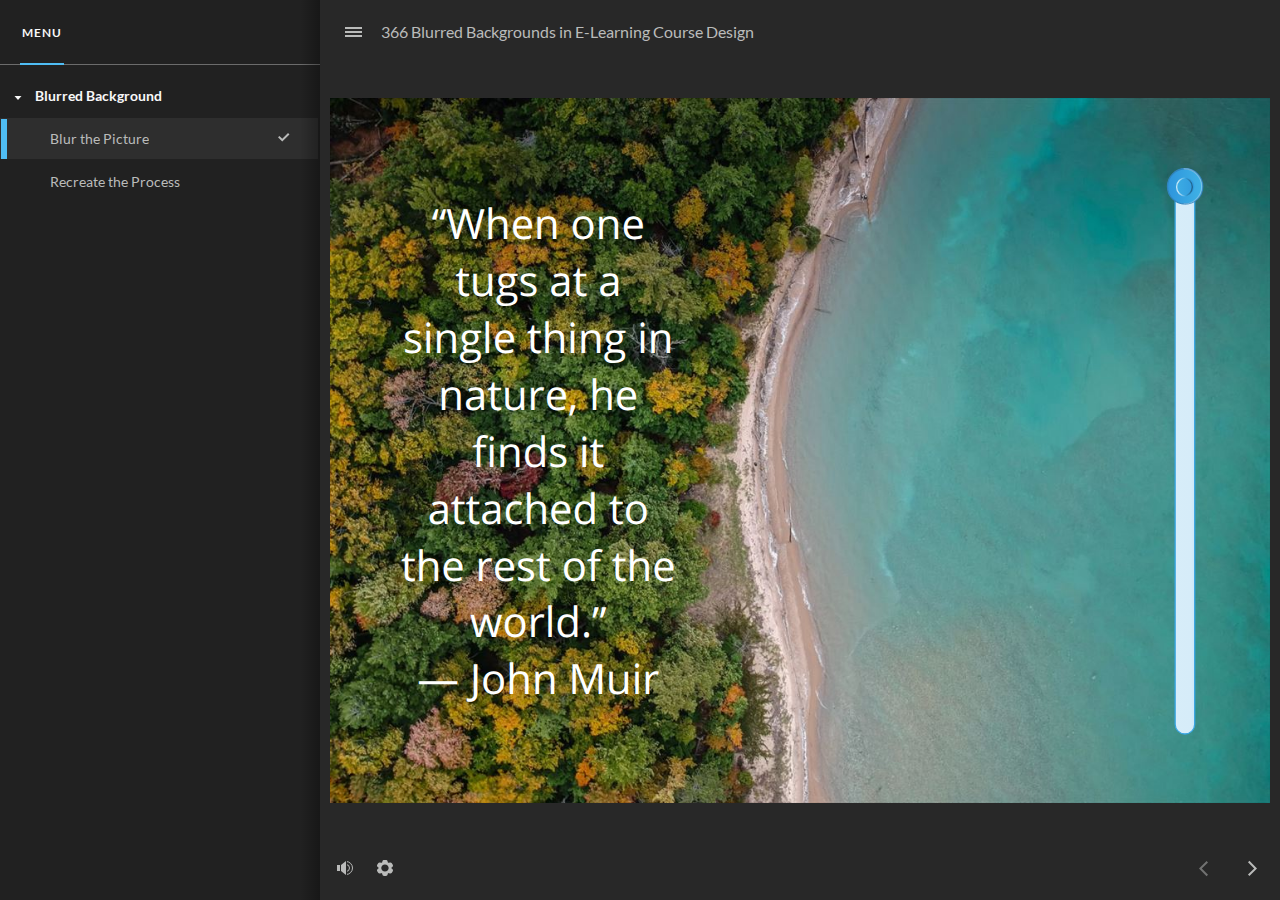
<file: index.html>
<!DOCTYPE html>
<html lang="en-US">
<head>
  <meta charset="utf-8">
  <!-- Created using Storyline 360 - http://www.articulate.com  -->
  <!-- version: 3.52.25247.0 -->
  <title>366 Blurred Backgrounds in E-Learning Course Design</title>
  <meta http-equiv="x-ua-compatible" content="IE=edge" />
  <meta name="viewport" content="width=device-width, initial-scale=1.0, user-scalable=no, shrink-to-fit=no, minimal-ui" />
  <meta name="apple-mobile-web-app-capable" content="yes" />
  <style>
    html, body { height: 100%; padding: 0; margin: 0 }
    #app { height: 100%; width: 100%; }
  </style>
  
  <script>window.THREE = { };</script>
</head>
<body style="background: #282828" class="cs-HTML theme-unified">
  <!-- 360 -->
  <script>!function(e){function n(e,i){return e.test(i)}function i(e){var i=e||navigator.userAgent,o=i.split("[FBAN");if(void 0!==o[1]&&(i=o[0]),this.apple={phone:n(t,i),ipod:n(d,i),tablet:!n(t,i)&&n(s,i),device:n(t,i)||n(d,i)||n(s,i)},this.amazon={phone:n(h,i),tablet:!n(h,i)&&n(a,i),device:n(h,i)||n(a,i)},this.android={phone:n(h,i)||n(b,i),tablet:!n(h,i)&&!n(b,i)&&(n(a,i)||n(r,i)),device:n(h,i)||n(a,i)||n(b,i)||n(r,i)},this.windows={phone:n(l,i),tablet:n(p,i),device:n(l,i)||n(p,i)},this.other={blackberry:n(f,i),blackberry10:n(u,i),opera:n(c,i),firefox:n(A,i),chrome:n(w,i),device:n(f,i)||n(u,i)||n(c,i)||n(A,i)||n(w,i)},this.seven_inch=n(v,i),this.any=this.apple.device||this.android.device||this.windows.device||this.other.device||this.seven_inch,this.phone=this.apple.phone||this.android.phone||this.windows.phone,this.tablet=this.apple.tablet||this.android.tablet||this.windows.tablet,"undefined"==typeof window)return this}function o(){var e=new i;return e.Class=i,e}var t=/iPhone/i,d=/iPod/i,s=/iPad/i,b=/(?=.*\bAndroid\b)(?=.*\bMobile\b)/i,r=/Android/i,h=/(?=.*\bAndroid\b)(?=.*\bSD4930UR\b)/i,a=/(?=.*\bAndroid\b)(?=.*\b(?:KFOT|KFTT|KFJWI|KFJWA|KFSOWI|KFTHWI|KFTHWA|KFAPWI|KFAPWA|KFARWI|KFASWI|KFSAWI|KFSAWA)\b)/i,l=/IEMobile/i,p=/(?=.*\bWindows\b)(?=.*\bARM\b)/i,f=/BlackBerry/i,u=/BB10/i,c=/Opera Mini/i,w=/(CriOS|Chrome)(?=.*\bMobile\b)/i,A=/(?=.*\bFirefox\b)(?=.*\bMobile\b)/i,v=new RegExp("(?:Nexus 7|BNTV250|Kindle Fire|Silk|GT-P1000)","i");"undefined"!=typeof module&&module.exports&&"undefined"==typeof window?module.exports=i:"undefined"!=typeof module&&module.exports&&"undefined"!=typeof window?module.exports=o():"function"==typeof define&&define.amd?define("isMobile",[],e.isMobile=o()):e.isMobile=o()}(this);
    window.isMobile.apple.tablet = window.isMobile.apple.tablet ||
      (navigator.platform === 'MacIntel' && navigator.maxTouchPoints > 1);
    window.isMobile.apple.device = window.isMobile.apple.device || window.isMobile.apple.tablet;
    window.isMobile.tablet = window.isMobile.tablet || window.isMobile.apple.tablet;
    window.isMobile.any = window.isMobile.any || window.isMobile.apple.tablet;
  </script>

  <div id="focus-sink" tabIndex="-1"></div>

  <div id="preso"></div>
  <script>
    window.DS = {};
    window.globals = {
      DATA_PATH_BASE: '',
      HAS_FRAME: true,
      HAS_SLIDE: true,

      lmsPresent: false,
      tinCanPresent: false,
      cmi5Present: false,
      aoSupport: false,
      scale: 'noscale',
      captureRc: false,
      browserSize: 'optimal',
      bgColor: '#282828',
      features: 'ModernPlayerRefresh,MultipleQuizTracking',
      themeName: 'unified',
      preloaderColor: '#FFFFFF',
      suppressAnalytics: false,
      productChannel: 'stable',
      publishSource: 'storyline',
      aid: 'aid|5abbb47c-4895-46f5-98bb-8b2ba676dbdb',
      cid: 'fe3f21e8-5dc7-43e2-8370-9957fed61d2a',
      playerVersion: '3.52.25247.0',
      maxIosVideoElements: 5,

      
      parseParams: function(qs) {
        if (window.globals.parsedParams != null) {
          return window.globals.parsedParams;
        }
        qs = (qs || window.location.search.substr(1)).split('+').join(' ');
        var params = {},
            tokens,
            re = /[?&]?([^=]+)=([^&]*)/g;

        while (tokens = re.exec(qs)) {
          params[decodeURIComponent(tokens[1]).trim()] =
            decodeURIComponent(tokens[2]).trim();
        }
        window.globals.parsedParams = params;
        return params;
      }

    };

    (function() {

      var classTypes = [ 'desktop', 'mobile', 'phone', 'tablet' ];

      var addDeviceClasses = function(prefix, testObj) {
        var curr, i;
        for (i = 0; i < classTypes.length; i++) {
          curr = classTypes[i];
          if (testObj[curr]) {
            document.body.classList.add(prefix + curr);
          }
        }
      };

      var params = window.globals.parseParams(),
          isDevicePreview = params.devicepreview === '1',
          isPhoneOverride = params.deviceType === 'phone' || (isDevicePreview && params.phone == '1'),
          isTabletOverride = (params.deviceType === 'tablet' || isDevicePreview) && !isPhoneOverride,
          isMobileOverride = isPhoneOverride || isTabletOverride;

      var deviceView = {
        desktop: !window.isMobile.any && !isMobileOverride,
        mobile: window.isMobile.any || isMobileOverride,
        phone: isPhoneOverride || (window.isMobile.phone && !isTabletOverride),
        tablet: isTabletOverride || window.isMobile.tablet
      };

      window.globals.deviceView = deviceView;
      window.isMobile.desktop = !window.isMobile.any;
      window.isMobile.mobile = window.isMobile.any;

      addDeviceClasses('view-', deviceView);

    })();
  </script>
  
  <script src='story_content/user.js' type=text/javascript></script>
  <div class="slide-loader"></div>

  <script type="text/javascript">
    var doc = document, loader = doc.body.querySelector('.slide-loader'); [ 1, 2, 3 ].forEach(function(n) { var d = doc.createElement('div'); d.style.backgroundColor = window.globals.preloaderColor; d.classList.add('mobile-loader-dot'); d.classList.add('dot' + n); loader.appendChild(d); });
  </script>

  <div class="mobile-load-title-overlay" style="display: none">
    <div class="mobile-load-title">366 Blurred Backgrounds in E-Learning Course Design</div>
  </div>

  <div class="mobile-chrome-warning"></div>

  <script>
    
    if (window.autoSpider && window.vInterfaceObject) {
      document.querySelector('.mobile-load-title-overlay').style.display = 'none';
    }
  </script>

  

  <link rel="stylesheet" href="html5/data/css/output.min.css" data-noprefix />
</body>
<script src="html5/lib/scripts/bootstrapper.min.js"></script>
</html>
</file>
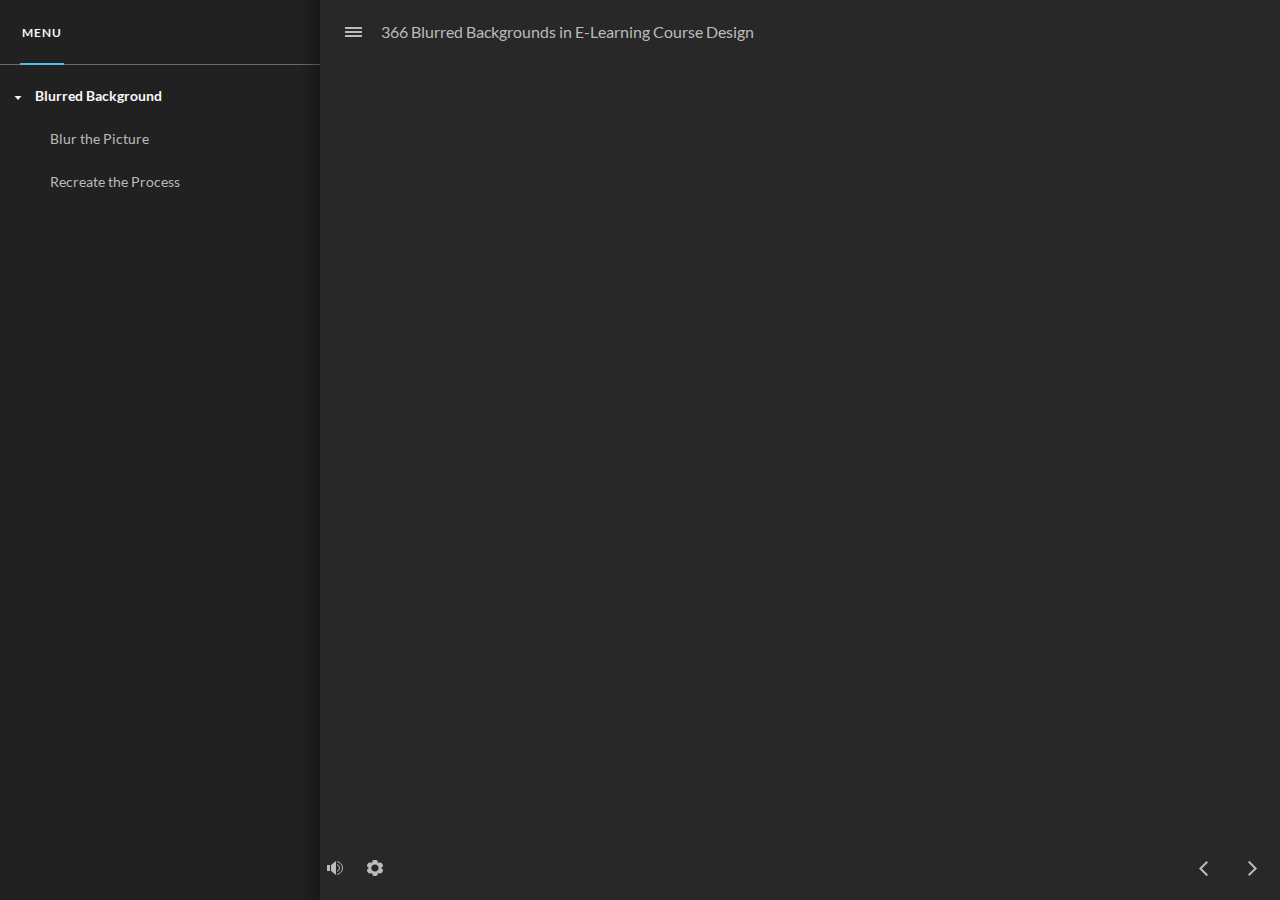
<file: index_lms.html>
<!DOCTYPE html>
<html lang="en-US">
<head>
  <meta charset="utf-8">
  <!-- Created using Storyline 360 - http://www.articulate.com  -->
  <!-- version: 3.52.25247.0 -->
  <title>366 Blurred Backgrounds in E-Learning Course Design</title>
  <meta http-equiv="x-ua-compatible" content="IE=edge" />
  <meta name="viewport" content="width=device-width, initial-scale=1.0, user-scalable=no, shrink-to-fit=no, minimal-ui" />
  <meta name="apple-mobile-web-app-capable" content="yes" />
  <style>
    html, body { height: 100%; padding: 0; margin: 0 }
    #app { height: 100%; width: 100%; }
  </style>
  <script src="lms/scormdriver.js" charset="utf-8"></script>
  <script>window.THREE = { };</script>
</head>
<body style="background: #282828" class="cs-HTML theme-unified">
  <!-- 360 -->
  <script>!function(e){function n(e,i){return e.test(i)}function i(e){var i=e||navigator.userAgent,o=i.split("[FBAN");if(void 0!==o[1]&&(i=o[0]),this.apple={phone:n(t,i),ipod:n(d,i),tablet:!n(t,i)&&n(s,i),device:n(t,i)||n(d,i)||n(s,i)},this.amazon={phone:n(h,i),tablet:!n(h,i)&&n(a,i),device:n(h,i)||n(a,i)},this.android={phone:n(h,i)||n(b,i),tablet:!n(h,i)&&!n(b,i)&&(n(a,i)||n(r,i)),device:n(h,i)||n(a,i)||n(b,i)||n(r,i)},this.windows={phone:n(l,i),tablet:n(p,i),device:n(l,i)||n(p,i)},this.other={blackberry:n(f,i),blackberry10:n(u,i),opera:n(c,i),firefox:n(A,i),chrome:n(w,i),device:n(f,i)||n(u,i)||n(c,i)||n(A,i)||n(w,i)},this.seven_inch=n(v,i),this.any=this.apple.device||this.android.device||this.windows.device||this.other.device||this.seven_inch,this.phone=this.apple.phone||this.android.phone||this.windows.phone,this.tablet=this.apple.tablet||this.android.tablet||this.windows.tablet,"undefined"==typeof window)return this}function o(){var e=new i;return e.Class=i,e}var t=/iPhone/i,d=/iPod/i,s=/iPad/i,b=/(?=.*\bAndroid\b)(?=.*\bMobile\b)/i,r=/Android/i,h=/(?=.*\bAndroid\b)(?=.*\bSD4930UR\b)/i,a=/(?=.*\bAndroid\b)(?=.*\b(?:KFOT|KFTT|KFJWI|KFJWA|KFSOWI|KFTHWI|KFTHWA|KFAPWI|KFAPWA|KFARWI|KFASWI|KFSAWI|KFSAWA)\b)/i,l=/IEMobile/i,p=/(?=.*\bWindows\b)(?=.*\bARM\b)/i,f=/BlackBerry/i,u=/BB10/i,c=/Opera Mini/i,w=/(CriOS|Chrome)(?=.*\bMobile\b)/i,A=/(?=.*\bFirefox\b)(?=.*\bMobile\b)/i,v=new RegExp("(?:Nexus 7|BNTV250|Kindle Fire|Silk|GT-P1000)","i");"undefined"!=typeof module&&module.exports&&"undefined"==typeof window?module.exports=i:"undefined"!=typeof module&&module.exports&&"undefined"!=typeof window?module.exports=o():"function"==typeof define&&define.amd?define("isMobile",[],e.isMobile=o()):e.isMobile=o()}(this);
    window.isMobile.apple.tablet = window.isMobile.apple.tablet ||
      (navigator.platform === 'MacIntel' && navigator.maxTouchPoints > 1);
    window.isMobile.apple.device = window.isMobile.apple.device || window.isMobile.apple.tablet;
    window.isMobile.tablet = window.isMobile.tablet || window.isMobile.apple.tablet;
    window.isMobile.any = window.isMobile.any || window.isMobile.apple.tablet;
  </script>

  <div id="focus-sink" tabIndex="-1"></div>

  <div id="preso"></div>
  <script>
    window.DS = {};
    window.globals = {
      DATA_PATH_BASE: '',
      HAS_FRAME: true,
      HAS_SLIDE: true,

      lmsPresent: true,
      tinCanPresent: false,
      cmi5Present: false,
      aoSupport: false,
      scale: 'noscale',
      captureRc: false,
      browserSize: 'optimal',
      bgColor: '#282828',
      features: 'ModernPlayerRefresh,MultipleQuizTracking',
      themeName: 'unified',
      preloaderColor: '#FFFFFF',
      suppressAnalytics: false,
      productChannel: 'stable',
      publishSource: 'storyline',
      aid: 'aid|5abbb47c-4895-46f5-98bb-8b2ba676dbdb',
      cid: 'fe3f21e8-5dc7-43e2-8370-9957fed61d2a',
      playerVersion: '3.52.25247.0',
      maxIosVideoElements: 5,

      
      parseParams: function(qs) {
        if (window.globals.parsedParams != null) {
          return window.globals.parsedParams;
        }
        qs = (qs || window.location.search.substr(1)).split('+').join(' ');
        var params = {},
            tokens,
            re = /[?&]?([^=]+)=([^&]*)/g;

        while (tokens = re.exec(qs)) {
          params[decodeURIComponent(tokens[1]).trim()] =
            decodeURIComponent(tokens[2]).trim();
        }
        window.globals.parsedParams = params;
        return params;
      }

    };

    (function() {

      var classTypes = [ 'desktop', 'mobile', 'phone', 'tablet' ];

      var addDeviceClasses = function(prefix, testObj) {
        var curr, i;
        for (i = 0; i < classTypes.length; i++) {
          curr = classTypes[i];
          if (testObj[curr]) {
            document.body.classList.add(prefix + curr);
          }
        }
      };

      var params = window.globals.parseParams(),
          isDevicePreview = params.devicepreview === '1',
          isPhoneOverride = params.deviceType === 'phone' || (isDevicePreview && params.phone == '1'),
          isTabletOverride = (params.deviceType === 'tablet' || isDevicePreview) && !isPhoneOverride,
          isMobileOverride = isPhoneOverride || isTabletOverride;

      var deviceView = {
        desktop: !window.isMobile.any && !isMobileOverride,
        mobile: window.isMobile.any || isMobileOverride,
        phone: isPhoneOverride || (window.isMobile.phone && !isTabletOverride),
        tablet: isTabletOverride || window.isMobile.tablet
      };

      window.globals.deviceView = deviceView;
      window.isMobile.desktop = !window.isMobile.any;
      window.isMobile.mobile = window.isMobile.any;

      addDeviceClasses('view-', deviceView);

    })();
  </script>
  
  <script src='story_content/user.js' type=text/javascript></script>
  <div class="slide-loader"></div>

  <script type="text/javascript">
    var doc = document, loader = doc.body.querySelector('.slide-loader'); [ 1, 2, 3 ].forEach(function(n) { var d = doc.createElement('div'); d.style.backgroundColor = window.globals.preloaderColor; d.classList.add('mobile-loader-dot'); d.classList.add('dot' + n); loader.appendChild(d); });
  </script>

  <div class="mobile-load-title-overlay" style="display: none">
    <div class="mobile-load-title">366 Blurred Backgrounds in E-Learning Course Design</div>
  </div>

  <div class="mobile-chrome-warning"></div>

  <script>
    
    if (window.autoSpider && window.vInterfaceObject) {
      document.querySelector('.mobile-load-title-overlay').style.display = 'none';
    }
  </script>

  

  <link rel="stylesheet" href="html5/data/css/output.min.css" data-noprefix />
</body>
<script src="html5/lib/scripts/bootstrapper.min.js"></script>
</html>
</file>
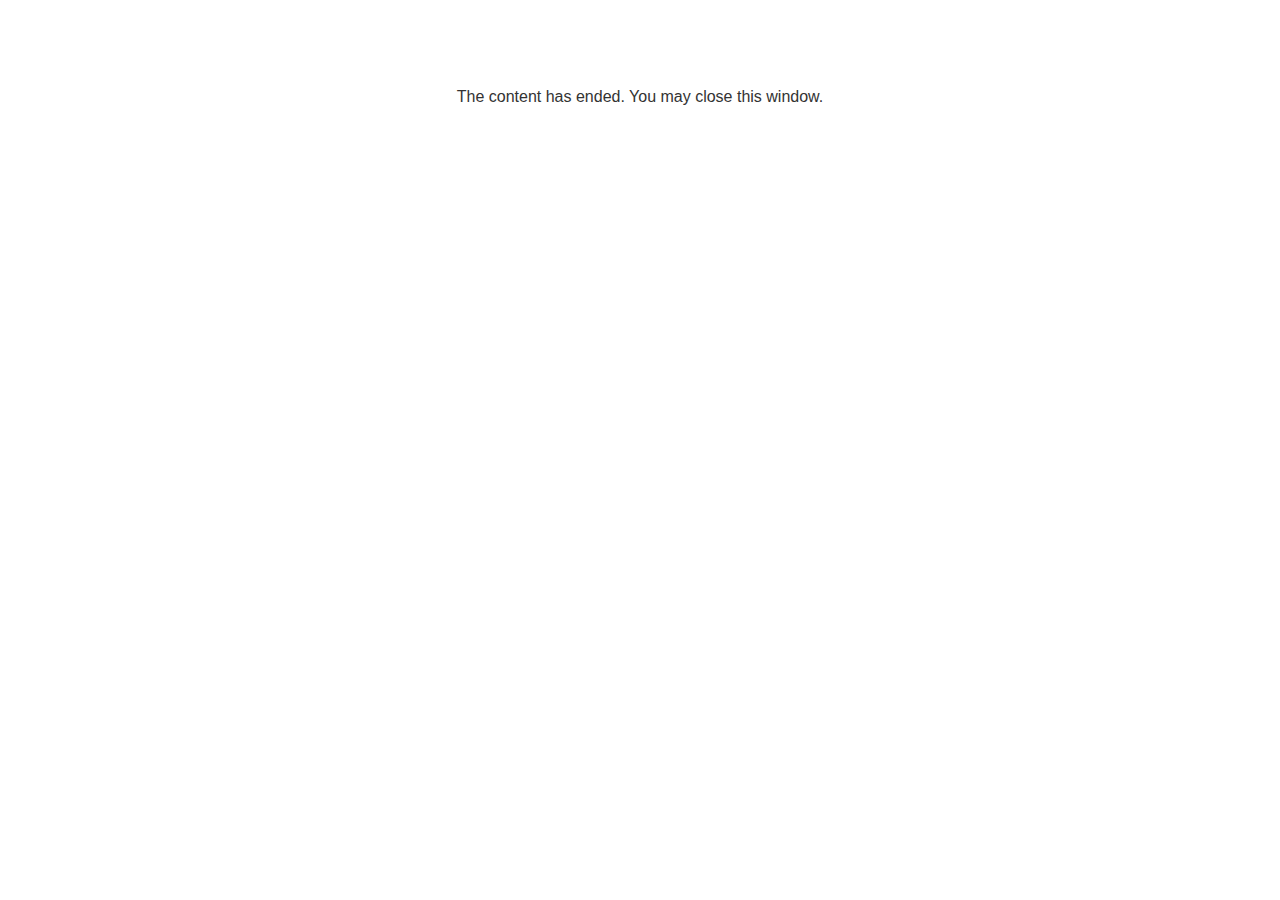
<file: lms/goodbye.html>
<!doctype html>
<html>
<body style="background-color: #ffffff;">

<p role="alert" style="color: #333333;font-family: Lato, articulate, tahoma, arial;font-size: medium;text-align: center;">
<br><br><br><br>
The content has ended. You may close this window.
</p>

</body>
</html>
</file>
